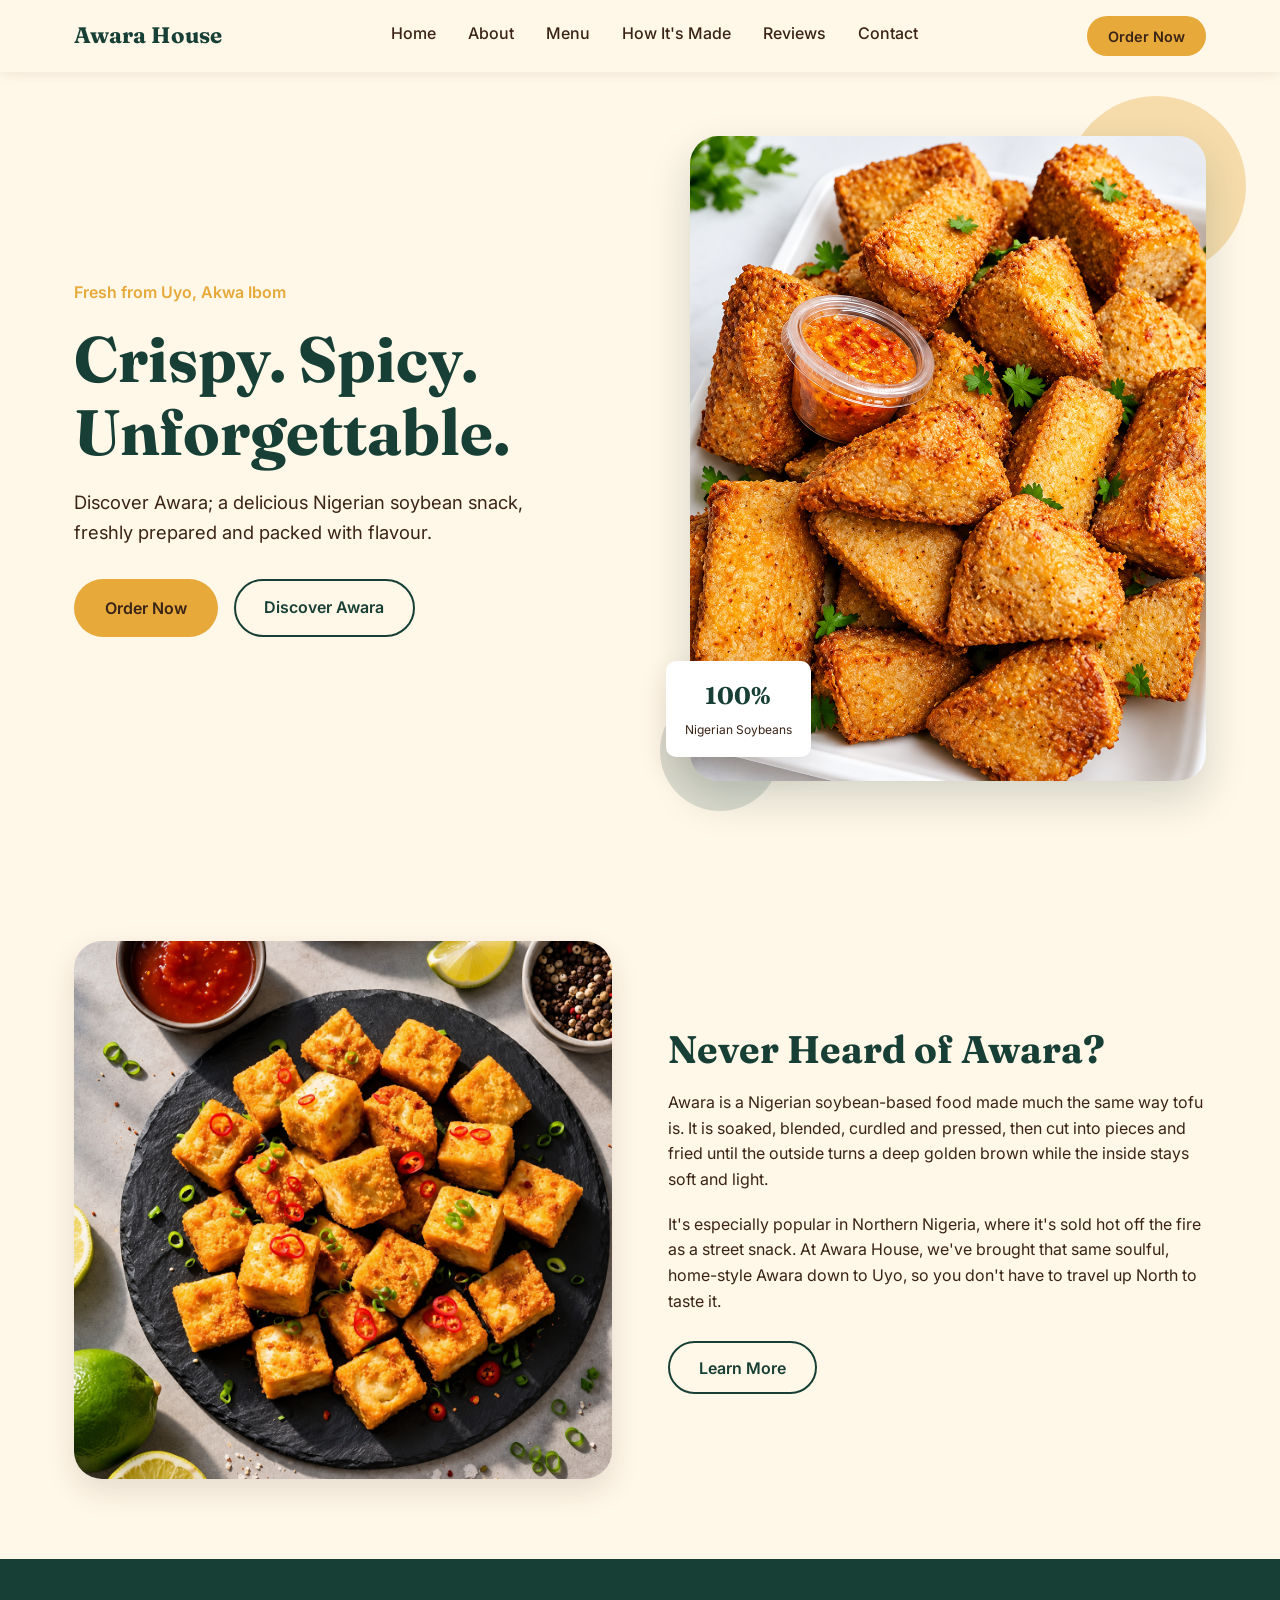
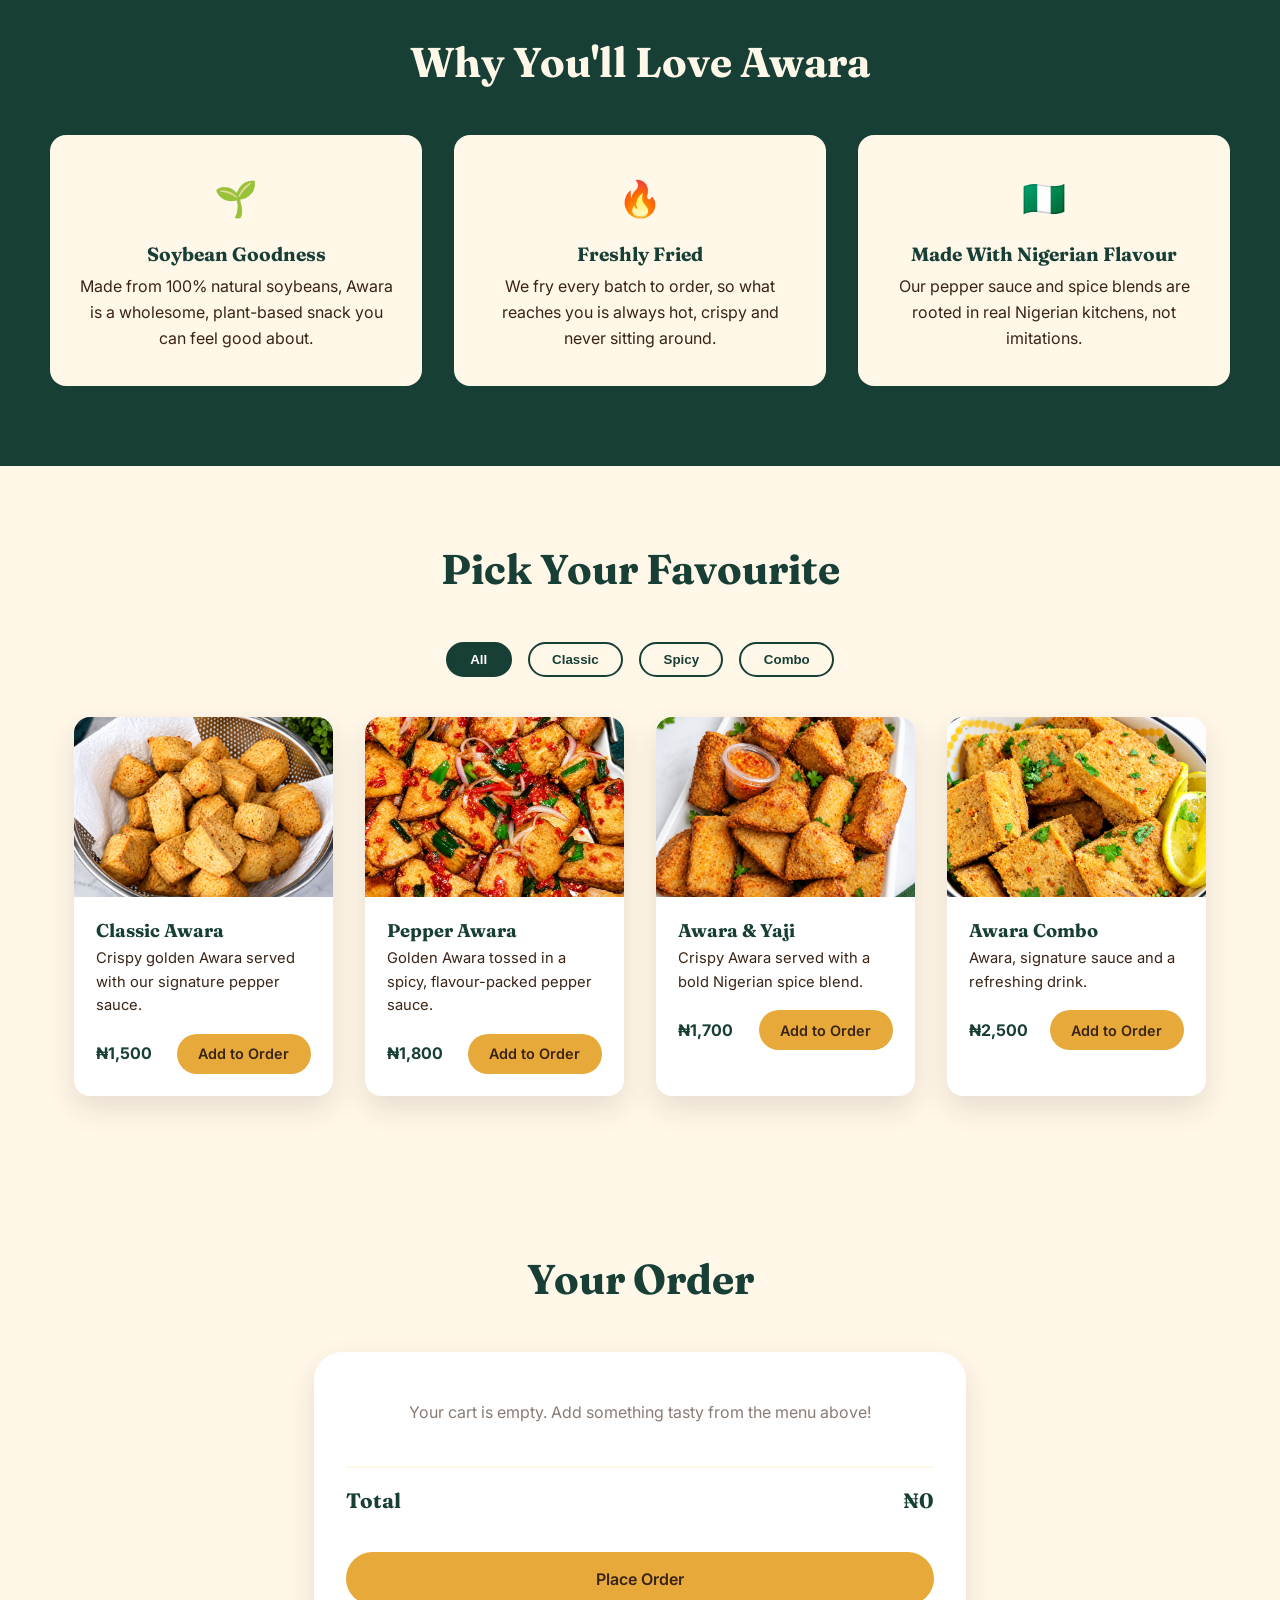
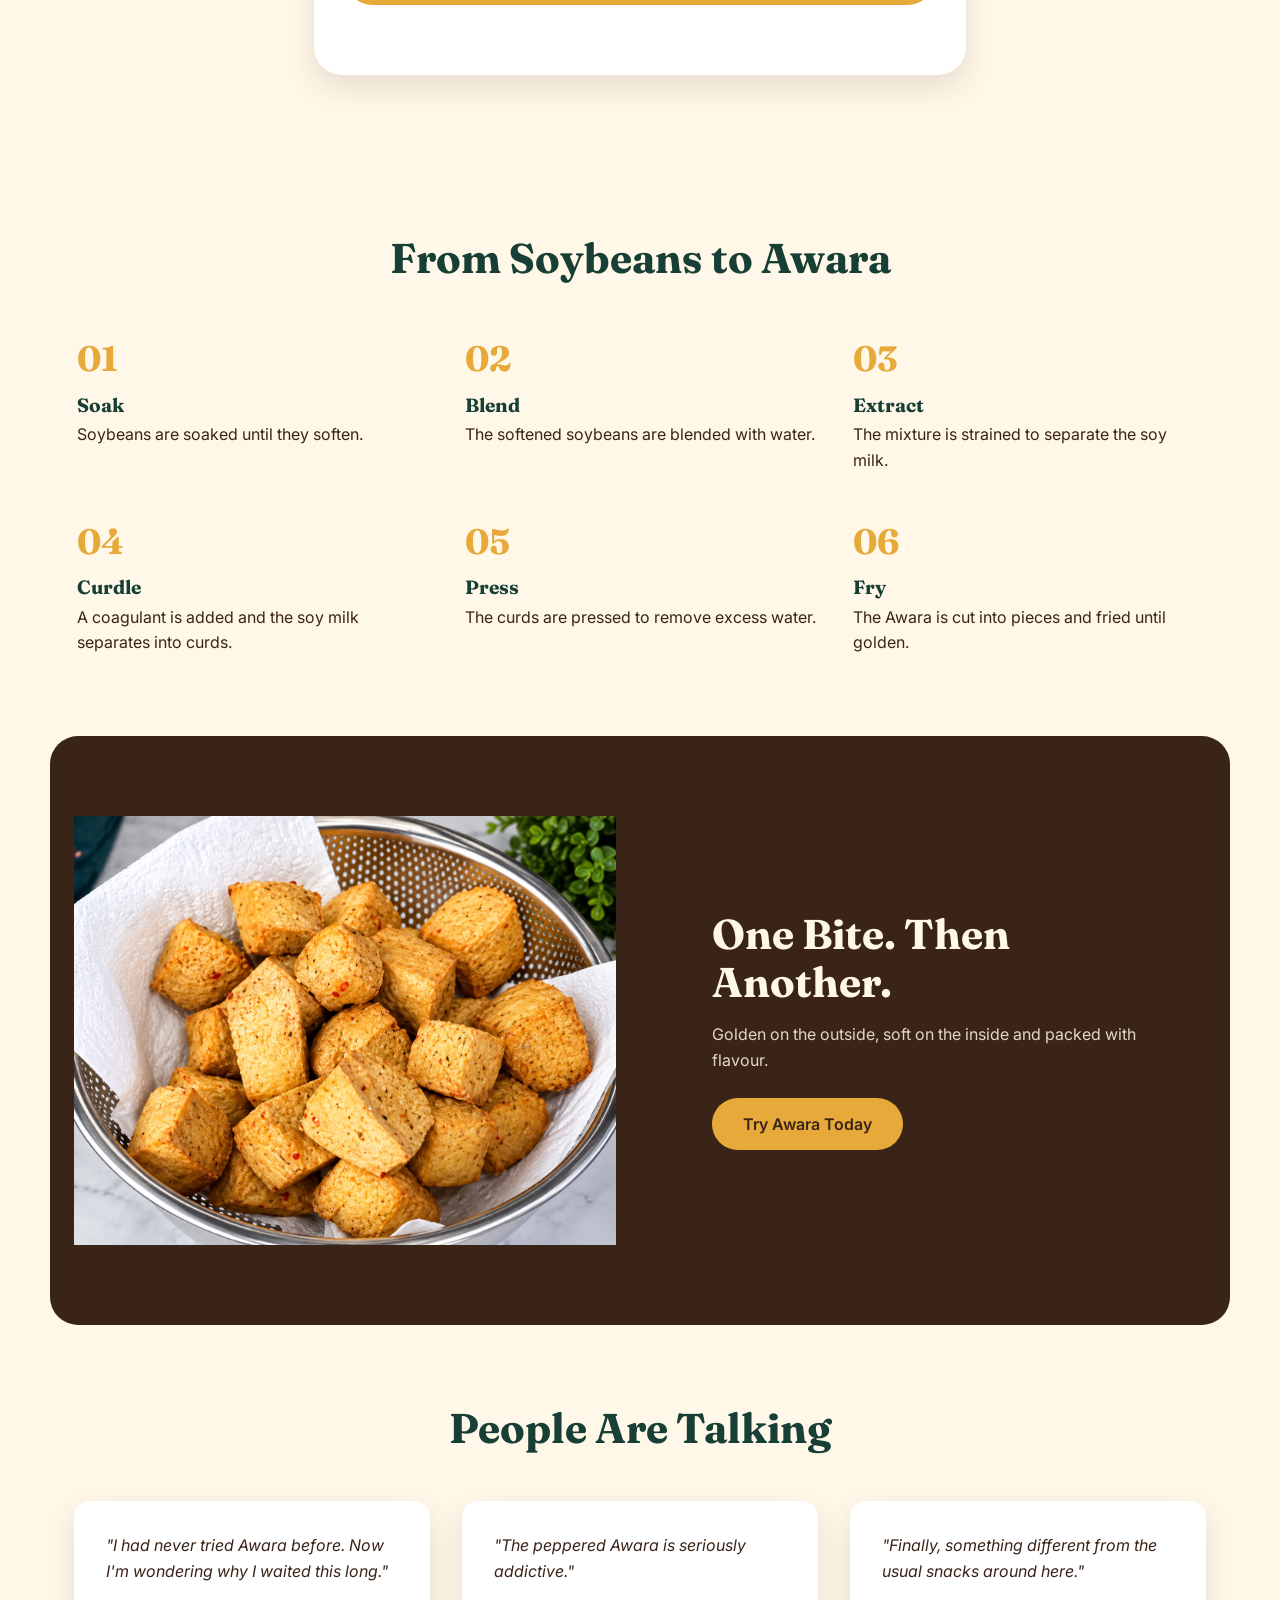
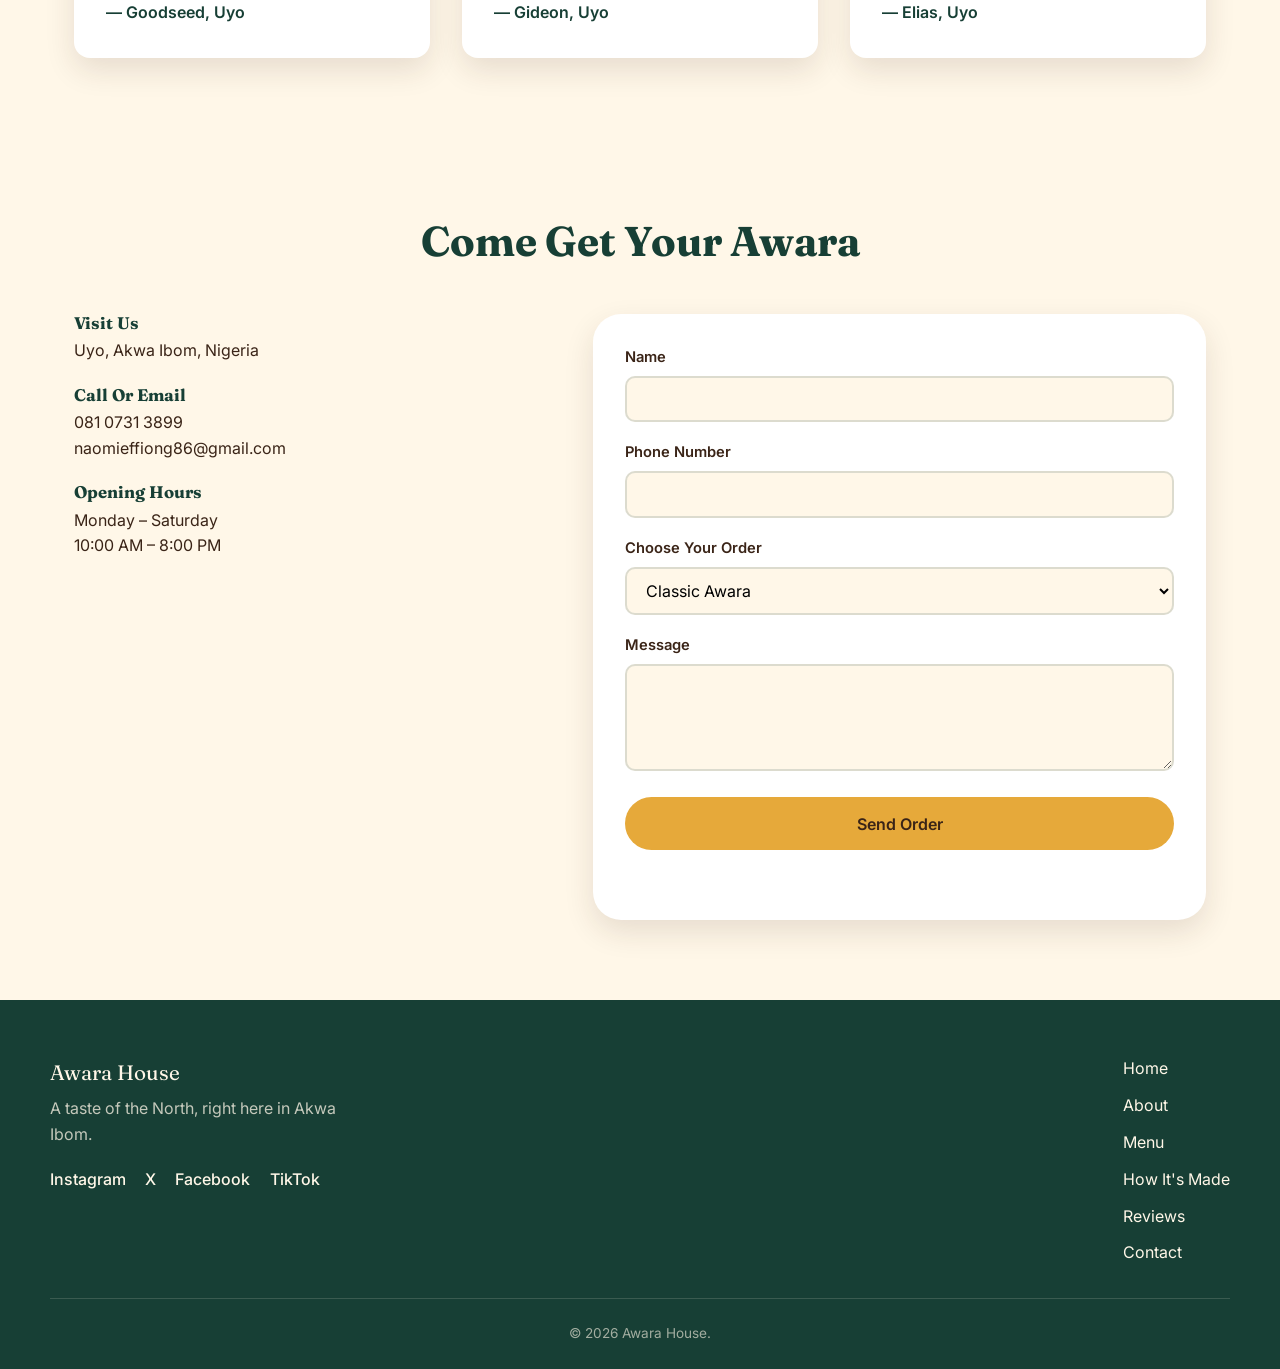
<file: index.html>
<!DOCTYPE html>
<html lang="en">
<head>
    <meta charset="UTF-8">
    <meta name="viewport" content="width=device-width, initial-scale=1.0">
    <meta name="description" content="Awara House brings crispy, spicy, unforgettable soybean Awara to Uyo, Akwa Ibom. Order fresh Awara today." />
    <title>Awara House | A Taste of the North, Right Here in Akwa Ibom</title>
    <link rel="stylesheet" href="awara.css">
     <link rel="preconnect" href="https://fonts.googleapis.com">
  <link rel="preconnect" href="https://fonts.gstatic.com" crossorigin>
  <link href="https://fonts.googleapis.com/css2?family=Fraunces:opsz,wght@9..144,400;9..144,600;9..144,700&family=Inter:wght@400;500;600;700&display=swap" rel="stylesheet">
</head>
<body>
      <header class="navbar" id="navbar">
              <div class="navbar__inner">
      <a href="#home" class="navbar__logo">Awara House</a>
 
      <nav class="navbar__nav" id="navMenu">
        <a href="#home">Home</a>
        <a href="#about">About</a>
        <a href="#menu">Menu</a>
        <a href="#how-its-made">How It's Made</a>
        <a href="#reviews">Reviews</a>
        <a href="#contact">Contact</a>
      </nav>
 
      <div class="navbar__actions">
        <button class="btn btn--primary btn--small" id="orderNowNavBtn">Order Now</button>
 
        <button class="hamburger" id="hamburgerBtn" aria-label="Open menu" aria-expanded="false" aria-controls="navMenu">
          <span></span>
          <span></span>
          <span></span>
        </button>
      </div>
    </div>
  </header>
 
  <main>
 
   
    <section class="hero" id="home">
      <div class="hero__content">
        <p class="hero__eyebrow">Fresh from Uyo, Akwa Ibom</p>
        <h1 class="hero__headline">Crispy. Spicy.<br>Unforgettable.</h1>
        <p class="hero__subheading">Discover Awara; a delicious Nigerian soybean snack, freshly prepared and packed with flavour.</p>
        <div class="hero__actions">
          <button class="btn btn--primary" id="heroOrderBtn">Order Now</button>
          <a href="#about" class="btn btn--ghost">Discover Awara</a>
        </div>
      </div>
 
      <div class="hero__media">
        <div class="hero__image-frame">
          <img src="hero-awara.png" alt="A plate of golden fried Awara served with pepper sauce" class="hero__image" />
        </div>
        <div class="hero__blob hero__blob--one" aria-hidden="true"></div>
        <div class="hero__blob hero__blob--two" aria-hidden="true"></div>
        <div class="hero__badge" aria-hidden="true">
          <span class="hero__badge-number">100%</span>
          <span class="hero__badge-label">Nigerian Soybeans</span>
        </div>
      </div>
    </section>
 
   
    <section class="about" id="about">
      <div class="about__image">
        <img src="about-awara.png" alt="Close-up of freshly fried Awara pieces" />
      </div>
 
      <div class="about__text">
        <h2>Never Heard of Awara?</h2>
        <p>
          Awara is a Nigerian soybean-based food made much the same way tofu is.
          It is soaked, blended, curdled and pressed, then cut into pieces and fried
          until the outside turns a deep golden brown while the inside stays
          soft and light.
        </p>
        <p>
          It's especially popular in Northern Nigeria, where it's sold hot off
          the fire as a street snack. At Awara House, we've brought that same
          soulful, home-style Awara down to Uyo, so you don't have to travel
          up North to taste it.
        </p>
        <button class="btn btn--outline">Learn More</button>
      </div>
    </section>
 
   
    <section class="why" id="why">
      <h2 class="section-heading">Why You'll Love Awara</h2>
 
      <div class="why__grid">
        <div class="why-card">
          <span class="why-card__icon" aria-hidden="true">🌱</span>
          <h3>Soybean Goodness</h3>
          <p>Made from 100% natural soybeans, Awara is a wholesome, plant-based snack you can feel good about.</p>
        </div>
 
        <div class="why-card">
          <span class="why-card__icon" aria-hidden="true">🔥</span>
          <h3>Freshly Fried</h3>
          <p>We fry every batch to order, so what reaches you is always hot, crispy and never sitting around.</p>
        </div>
 
        <div class="why-card">
          <span class="why-card__icon" aria-hidden="true">🇳🇬</span>
          <h3>Made With Nigerian Flavour</h3>
          <p>Our pepper sauce and spice blends are rooted in real Nigerian kitchens, not imitations.</p>
        </div>
      </div>
    </section>
 
 
    <section class="menu" id="menu">
      <h2 class="section-heading">Pick Your Favourite</h2>
 
      <div class="menu__filters" id="menuFilters">
        <button class="filter-btn is-active" data-filter="all">All</button>
        <button class="filter-btn" data-filter="classic">Classic</button>
        <button class="filter-btn" data-filter="spicy">Spicy</button>
        <button class="filter-btn" data-filter="combo">Combo</button>
      </div>
 
      <div class="menu__grid" id="menuGrid">
        <!-- Each card has a data-category attribute so JavaScript can filter it -->
        <article class="food-card" data-category="classic" data-id="classic-awara">
          <img src="menu-classic-awara.png" alt="Classic Awara with pepper sauce" class="food-card__image" />
          <div class="food-card__body">
            <h3>Classic Awara</h3>
            <p>Crispy golden Awara served with our signature pepper sauce.</p>
            <div class="food-card__footer">
              <span class="food-card__price">₦1,500</span>
              <button class="btn btn--small btn--primary add-to-order-btn"
                data-name="Classic Awara" data-price="1500">Add to Order</button>
            </div>
          </div>
        </article>
 
        <article class="food-card" data-category="spicy" data-id="pepper-awara">
          <img src="menu-pepper-awara.png" alt="Pepper Awara tossed in spicy sauce" class="food-card__image" />
          <div class="food-card__body">
            <h3>Pepper Awara</h3>
            <p>Golden Awara tossed in a spicy, flavour-packed pepper sauce.</p>
            <div class="food-card__footer">
              <span class="food-card__price">₦1,800</span>
              <button class="btn btn--small btn--primary add-to-order-btn"
                data-name="Pepper Awara" data-price="1800">Add to Order</button>
            </div>
          </div>
        </article>
 
        <article class="food-card" data-category="spicy" data-id="awara-yaji">
          <img src="hero-awara.png" alt="Awara served with yaji spice blend" class="food-card__image" />
          <div class="food-card__body">
            <h3>Awara &amp; Yaji</h3>
            <p>Crispy Awara served with a bold Nigerian spice blend.</p>
            <div class="food-card__footer">
              <span class="food-card__price">₦1,700</span>
              <button class="btn btn--small btn--primary add-to-order-btn"
                data-name="Awara & Yaji" data-price="1700">Add to Order</button>
            </div>
          </div>
        </article>
 
        <article class="food-card" data-category="combo" data-id="awara-combo">
          <img src="menu-awara-combo.png" alt="Awara combo with sauce and a drink" class="food-card__image" />
          <div class="food-card__body">
            <h3>Awara Combo</h3>
            <p>Awara, signature sauce and a refreshing drink.</p>
            <div class="food-card__footer">
              <span class="food-card__price">₦2,500</span>
              <button class="btn btn--small btn--primary add-to-order-btn"
                data-name="Awara Combo" data-price="2500">Add to Order</button>
            </div>
          </div>
        </article>
      </div>
    </section>
 

    <section class="cart" id="cart">
      <h2 class="section-heading">Your Order</h2>
 
      <div class="cart__box">
        <ul class="cart__list" id="cartList">
          <li class="cart__empty" id="cartEmptyMessage">Your cart is empty. Add something tasty from the menu above!</li>
        </ul>
 
        <div class="cart__total-row">
          <span>Total</span>
          <span id="cartTotal">₦0</span>
        </div>
 
        <button class="btn btn--primary btn--full" id="placeOrderBtn">Place Order</button>
        <p class="cart__note" id="orderSuccessMessage" role="status"></p>
      </div>
    </section>
 
 
    <section class="process" id="how-its-made">
      <h2 class="section-heading">From Soybeans to Awara</h2>
 
      <ol class="process__list">
        <li class="process-step">
          <span class="process-step__number">01</span>
          <h3>Soak</h3>
          <p>Soybeans are soaked until they soften.</p>
        </li>
        <li class="process-step">
          <span class="process-step__number">02</span>
          <h3>Blend</h3>
          <p>The softened soybeans are blended with water.</p>
        </li>
        <li class="process-step">
          <span class="process-step__number">03</span>
          <h3>Extract</h3>
          <p>The mixture is strained to separate the soy milk.</p>
        </li>
        <li class="process-step">
          <span class="process-step__number">04</span>
          <h3>Curdle</h3>
          <p>A coagulant is added and the soy milk separates into curds.</p>
        </li>
        <li class="process-step">
          <span class="process-step__number">05</span>
          <h3>Press</h3>
          <p>The curds are pressed to remove excess water.</p>
        </li>
        <li class="process-step">
          <span class="process-step__number">06</span>
          <h3>Fry</h3>
          <p>The Awara is cut into pieces and fried until golden.</p>
        </li>
      </ol>
    </section>
 
  
    <section class="featured">
      <div class="featured__image">
        <img src="menu-classic-awara.png" alt="Golden fried Awara close-up" />
      </div>
      <div class="featured__content">
        <h2>One Bite. Then Another.</h2>
        <p>Golden on the outside, soft on the inside and packed with flavour.</p>
        <button class="btn btn--primary" id="featuredOrderBtn">Try Awara Today</button>
      </div>
    </section>

    <section class="testimonials" id="reviews">
      <h2 class="section-heading">People Are Talking</h2>
 
      <div class="testimonials__grid">
        <blockquote class="testimonial-card">
          <p>"I had never tried Awara before. Now I'm wondering why I waited this long."</p>
          <cite>— Goodseed, Uyo</cite>
        </blockquote>
 
        <blockquote class="testimonial-card">
          <p>"The peppered Awara is seriously addictive."</p>
          <cite>— Gideon, Uyo</cite>
        </blockquote>
 
        <blockquote class="testimonial-card">
          <p>"Finally, something different from the usual snacks around here."</p>
          <cite>— Elias, Uyo</cite>
        </blockquote>
      </div>
    </section>
 
  
    <section class="contact" id="contact">
      <h2 class="section-heading">Come Get Your Awara</h2>
 
      <div class="contact__wrapper">
        <div class="contact__details">
          <h3>Visit Us</h3>
          <p>Uyo, Akwa Ibom, Nigeria</p>
 
          <h3>Call Or Email</h3>
          <p>081 0731 3899<br>naomieffiong86@gmail.com</p>
 
          <h3>Opening Hours</h3>
          <p>Monday – Saturday<br>10:00 AM – 8:00 PM</p>
        </div>
 
        <form class="contact__form" id="contactForm" novalidate>
          <div class="form-group">
            <label for="name">Name</label>
            <input type="text" id="name" name="name" required />
          </div>
 
          <div class="form-group">
            <label for="phone">Phone Number</label>
            <input type="tel" id="phone" name="phone" required />
          </div>
 
          <div class="form-group">
            <label for="orderChoice">Choose Your Order</label>
            <select id="orderChoice" name="orderChoice">
              <option value="Classic Awara">Classic Awara</option>
              <option value="Pepper Awara">Pepper Awara</option>
              <option value="Awara & Yaji">Awara & Yaji</option>
              <option value="Awara Combo">Awara Combo</option>
            </select>
          </div>
 
          <div class="form-group">
            <label for="message">Message</label>
            <textarea id="message" name="message" rows="4"></textarea>
          </div>
 
          <button type="submit" class="btn btn--primary btn--full">Send Order</button>
          <p class="contact__note" id="contactSuccessMessage" role="status"></p>
        </form>
      </div>
    </section>
 
  </main>
 
  
  <footer class="footer">
    <div class="footer__inner">
      <div class="footer__brand">
        <p class="footer__logo">Awara House</p>
        <p class="footer__tagline">A taste of the North, right here in Akwa Ibom.</p>
 
        <div class="footer__socials">
          <a href="#" aria-label="Instagram">Instagram</a>
          <a href="#" aria-label="X">X</a>
          <a href="#" aria-label="Facebook">Facebook</a>
          <a href="#" aria-label="TikTok">TikTok</a>
        </div>
      </div>
 
      <nav class="footer__nav">
        <a href="#home">Home</a>
        <a href="#about">About</a>
        <a href="#menu">Menu</a>
        <a href="#how-its-made">How It's Made</a>
        <a href="#reviews">Reviews</a>
        <a href="#contact">Contact</a>
      </nav>
    </div>
 
    <p class="footer__copyright">&copy; 2026 Awara House.</p>
  </footer>
 
  <script src="awara.js"></script>
</body>
</html>
</file>
<file: awara.css>
:root {
  --primary-color: #173F35;   /* Deep Green */
  --cream: #FFF7E8;           /* Cream background */
  --gold: #E6A93A;            /* Golden Yellow accent */
  --brown: #3A2417;           /* Dark Brown text */
  --white: #FFFFFF;

  --font-heading: 'Fraunces', serif;
  --font-body: 'Inter', sans-serif;

  --radius-lg: 28px;
  --radius-md: 16px;
  --radius-sm: 10px;

  --shadow-soft: 0 12px 30px rgba(58, 36, 23, 0.12);
  --shadow-lift: 0 18px 40px rgba(23, 63, 53, 0.18);

  --max-width: 1180px;
  --transition-fast: 0.2s ease;
  --transition-normal: 0.35s ease;
}


* {
  margin: 0;
  padding: 0;
  box-sizing: border-box; /* padding/border no longer add to an element's width */
}

html {
  scroll-behavior: smooth; /* smooth scroll when clicking nav links */
}

body {
  font-family: var(--font-body);
  color: var(--brown);
  background-color: var(--cream);
  line-height: 1.6;
  overflow-x: hidden;
}

h1, h2, h3 {
  font-family: var(--font-heading);
  color: var(--primary-color);
  line-height: 1.15;
}

img {
  max-width: 100%;
  display: block;
}

a {
  text-decoration: none;
  color: inherit;
}

ul, ol {
  list-style: none;
}

/* Visible focus outline for keyboard users, on every focusable element */
a:focus-visible,
button:focus-visible,
input:focus-visible,
textarea:focus-visible,
select:focus-visible {
  outline: 3px solid var(--gold);
  outline-offset: 3px;
}

.section-heading {
  text-align: center;
  font-size: clamp(1.8rem, 4vw, 2.6rem);
  margin-bottom: 3rem;
}

/* A shared max-width wrapper used by most sections so content
   doesn't stretch edge-to-edge on very wide screens. */
section {
  padding: 5rem 1.5rem;
}

.btn {
  display: inline-block;
  font-family: var(--font-body);
  font-weight: 600;
  font-size: 1rem;
  padding: 0.9rem 1.8rem;
  border-radius: 999px; /* fully rounded "pill" shape */
  border: 2px solid transparent;
  cursor: pointer;
  transition: transform var(--transition-fast), box-shadow var(--transition-fast), background-color var(--transition-fast);
}

.btn--primary {
  background-color: var(--gold);
  color: var(--brown);
}

.btn--primary:hover {
  transform: translateY(-2px);
  box-shadow: var(--shadow-soft);
}

.btn--ghost {
  background-color: transparent;
  color: var(--cream);
  border-color: var(--cream);
}

.btn--ghost:hover {
  background-color: var(--cream);
  color: var(--primary-color);
}

.btn--outline {
  background-color: transparent;
  color: var(--primary-color);
  border-color: var(--primary-color);
}

.btn--outline:hover {
  background-color: var(--primary-color);
  color: var(--white);
}

.btn--small {
  padding: 0.6rem 1.2rem;
  font-size: 0.9rem;
}

.btn--full {
  width: 100%;
}


.navbar {
  position: sticky;
  top: 0;
  z-index: 100;
  background-color: var(--cream);
  box-shadow: 0 2px 12px rgba(58, 36, 23, 0.08);
}

.navbar__inner {
  max-width: var(--max-width);
  margin: 0 auto;
  display: flex;
  align-items: center;
  justify-content: space-between;
  padding: 1rem 1.5rem;
}

.navbar__logo {
  font-family: var(--font-heading);
  font-weight: 700;
  font-size: 1.4rem;
  color: var(--primary-color);
}

/* The logo still needs SOME visible focus state for keyboard users —
   just a quieter one than the box outline other elements get, since a
   thick rectangle around a wordmark looks like a rendering glitch. */
.navbar__logo:focus-visible {
  outline: none;
  text-decoration: underline;
  text-decoration-color: var(--gold);
  text-decoration-thickness: 3px;
}

.navbar__nav {
  display: flex;
  gap: 2rem;
}

.navbar__nav a {
  font-weight: 500;
  color: var(--brown);
  position: relative;
  padding-bottom: 4px;
}

/* An underline that grows in from the left on hover, instead of
   just appearing — a small, deliberate motion detail. */
.navbar__nav a::after {
  content: '';
  position: absolute;
  left: 0;
  bottom: 0;
  width: 0;
  height: 2px;
  background-color: var(--gold);
  transition: width var(--transition-fast);
}

.navbar__nav a:hover::after {
  width: 100%;
}

.navbar__actions {
  display: flex;
  align-items: center;
  gap: 1rem;
}

/* Hamburger icon: three stacked spans styled as lines.
   Hidden by default; media query below reveals it on mobile. */
.hamburger {
  display: none;
  flex-direction: column;
  justify-content: space-between;
  width: 28px;
  height: 20px;
  background: none;
  border: none;
  cursor: pointer;
}

.hamburger span {
  display: block;
  height: 3px;
  width: 100%;
  background-color: var(--primary-color);
  border-radius: 2px;
  transition: transform var(--transition-fast), opacity var(--transition-fast);
}

/* When JavaScript adds this class, the three lines animate into an X */
.hamburger.is-open span:nth-child(1) {
  transform: translateY(8.5px) rotate(45deg);
}
.hamburger.is-open span:nth-child(2) {
  opacity: 0;
}
.hamburger.is-open span:nth-child(3) {
  transform: translateY(-8.5px) rotate(-45deg);
}


.hero {
  display: grid;
  grid-template-columns: 1.1fr 1fr;
  align-items: center;
  gap: 3rem;
  max-width: var(--max-width);
  margin: 0 auto;
  padding: 4rem 1.5rem 5rem;
}

.hero__eyebrow {
  color: var(--gold);
  font-weight: 600;
  margin-bottom: 1rem;
}

.hero__headline {
  font-size: clamp(2.4rem, 5vw, 4rem);
  margin-bottom: 1.2rem;
}

.hero__subheading {
  font-size: 1.15rem;
  max-width: 42ch;
  margin-bottom: 2rem;
  color: var(--brown);
}

.hero__actions {
  display: flex;
  gap: 1rem;
  flex-wrap: wrap;
}

.hero__actions .btn--ghost {
  color: var(--primary-color);
  border-color: var(--primary-color);
}

.hero__actions .btn--ghost:hover {
  background-color: var(--primary-color);
  color: var(--white);
}

.hero__media {
  position: relative;
}

.hero__image-frame {
  border-radius: var(--radius-lg);
  overflow: hidden;
  box-shadow: var(--shadow-lift);
  aspect-ratio: 4 / 5;
}

.hero__image {
  width: 100%;
  height: 100%;
  object-fit: cover;
}

/* Decorative background shapes. aria-hidden in the HTML keeps
   screen readers from announcing them since they add nothing
   but visual texture. */
.hero__blob {
  position: absolute;
  border-radius: 50%;
  z-index: -1;
}

.hero__blob--one {
  width: 180px;
  height: 180px;
  background-color: var(--gold);
  opacity: 0.35;
  top: -40px;
  right: -40px;
}

.hero__blob--two {
  width: 120px;
  height: 120px;
  background-color: var(--primary-color);
  opacity: 0.15;
  bottom: -30px;
  left: -30px;
}

.hero__badge {
  position: absolute;
  bottom: 1.5rem;
  left: -1.5rem;
  background-color: var(--white);
  border-radius: var(--radius-sm);
  padding: 1rem 1.2rem;
  box-shadow: var(--shadow-soft);
  text-align: center;
}

.hero__badge-number {
  display: block;
  font-family: var(--font-heading);
  font-size: 1.5rem;
  color: var(--primary-color);
  font-weight: 700;
}

.hero__badge-label {
  font-size: 0.75rem;
  color: var(--brown);
}


.about {
  display: grid;
  grid-template-columns: 1fr 1fr;
  gap: 3.5rem;
  align-items: center;
  max-width: var(--max-width);
  margin: 0 auto;
}

.about__image img {
  border-radius: var(--radius-lg);
  box-shadow: var(--shadow-soft);
}

.about__text h2 {
  margin-bottom: 1.2rem;
  font-size: clamp(1.8rem, 4vw, 2.4rem);
}

.about__text p {
  margin-bottom: 1.2rem;
}

.about__text .btn {
  margin-top: 0.5rem;
}


.why {
  background-color: var(--primary-color);
}

.why .section-heading {
  color: var(--cream);
}

.why__grid {
  max-width: var(--max-width);
  margin: 0 auto;
  display: grid;
  grid-template-columns: repeat(3, 1fr);
  gap: 2rem;
}

.why-card {
  background-color: var(--cream);
  border-radius: var(--radius-md);
  padding: 2.2rem 1.8rem;
  text-align: center;
  transition: transform var(--transition-fast), box-shadow var(--transition-fast);
}

.why-card:hover {
  transform: translateY(-8px);
  box-shadow: var(--shadow-lift);
}

.why-card__icon {
  font-size: 2.2rem;
  display: inline-block;
  margin-bottom: 1rem;
}

.why-card h3 {
  font-size: 1.2rem;
  margin-bottom: 0.6rem;
}


.menu {
  max-width: var(--max-width);
  margin: 0 auto;
}

.menu__filters {
  display: flex;
  justify-content: center;
  gap: 1rem;
  flex-wrap: wrap;
  margin-bottom: 2.5rem;
}

.filter-btn {
  background: none;
  border: 2px solid var(--primary-color);
  color: var(--primary-color);
  padding: 0.5rem 1.4rem;
  border-radius: 999px;
  font-weight: 600;
  cursor: pointer;
  transition: background-color var(--transition-fast), color var(--transition-fast);
}

.filter-btn:hover {
  background-color: rgba(23, 63, 53, 0.08);
}

/* Added by JavaScript to whichever filter is currently selected */
.filter-btn.is-active {
  background-color: var(--primary-color);
  color: var(--white);
}

.menu__grid {
  display: grid;
  grid-template-columns: repeat(auto-fit, minmax(240px, 1fr));
  gap: 2rem;
}

.food-card {
  background-color: var(--white);
  border-radius: var(--radius-md);
  overflow: hidden;
  box-shadow: var(--shadow-soft);
  transition: transform var(--transition-fast);
}

.food-card:hover {
  transform: translateY(-6px);
}

.food-card__image {
  width: 100%;
  height: 180px;
  object-fit: cover;
}

.food-card__body {
  padding: 1.4rem;
}

.food-card__body h3 {
  font-size: 1.15rem;
  margin-bottom: 0.4rem;
}

.food-card__body p {
  font-size: 0.92rem;
  margin-bottom: 1rem;
  min-height: 3em;
}

.food-card__footer {
  display: flex;
  align-items: center;
  justify-content: space-between;
}

.food-card__price {
  font-weight: 700;
  color: var(--primary-color);
}

/* Hidden by JavaScript when a card doesn't match the active filter */
.food-card.is-hidden {
  display: none;
}


.cart {
  max-width: 700px;
  margin: 0 auto;
}

.cart__box {
  background-color: var(--white);
  border-radius: var(--radius-lg);
  padding: 2rem;
  box-shadow: var(--shadow-soft);
}

.cart__list {
  margin-bottom: 1.5rem;
}

.cart__empty {
  text-align: center;
  color: rgba(58, 36, 23, 0.6);
  padding: 1rem 0;
}

.cart-item {
  display: flex;
  align-items: center;
  justify-content: space-between;
  gap: 1rem;
  padding: 0.9rem 0;
  border-bottom: 1px solid rgba(58, 36, 23, 0.1);
}

.cart-item__name {
  font-weight: 600;
  flex: 1;
}

.cart-item__price {
  color: var(--primary-color);
  font-weight: 600;
  min-width: 80px;
  text-align: right;
}

.cart-item__qty {
  display: flex;
  align-items: center;
  gap: 0.6rem;
}

.qty-btn {
  width: 28px;
  height: 28px;
  border-radius: 50%;
  border: 2px solid var(--primary-color);
  background-color: transparent;
  color: var(--primary-color);
  font-weight: 700;
  cursor: pointer;
  line-height: 1;
}

.qty-btn:hover {
  background-color: var(--primary-color);
  color: var(--white);
}

.cart-item__remove {
  background: none;
  border: none;
  color: #a4453a;
  font-size: 0.85rem;
  cursor: pointer;
  text-decoration: underline;
}

.cart__total-row {
  display: flex;
  justify-content: space-between;
  font-family: var(--font-heading);
  font-size: 1.3rem;
  font-weight: 700;
  color: var(--primary-color);
  padding: 1rem 0;
  border-top: 2px solid var(--cream);
  margin-bottom: 1.2rem;
}

.cart__note {
  margin-top: 1rem;
  text-align: center;
  font-weight: 600;
  color: var(--primary-color);
  min-height: 1.4em;
}


.process {
  max-width: var(--max-width);
  margin: 0 auto;
}

.process__list {
  display: grid;
  grid-template-columns: repeat(3, 1fr);
  gap: 2.5rem 2rem;
}

.process-step {
  position: relative;
  padding-left: 0.2rem;
  /* Visible by default. JavaScript is the ONLY thing that adds
     .will-animate below — so if JS ever fails to run, these steps
     simply appear normally instead of staying invisible forever. */
  transition: opacity 0.6s ease, transform 0.6s ease;
}

/* Starting (hidden) state for the scroll-reveal animation.
   Only applied by JavaScript, right before the step scrolls into view. */
.process-step.will-animate {
  opacity: 0;
  transform: translateY(24px);
}

.process-step.is-visible {
  opacity: 1;
  transform: translateY(0);
}

.process-step__number {
  display: block;
  font-family: var(--font-heading);
  font-size: 2.2rem;
  font-weight: 700;
  color: var(--gold);
  margin-bottom: 0.4rem;
}

.process-step h3 {
  font-size: 1.2rem;
  margin-bottom: 0.4rem;
}


.featured {
  display: grid;
  grid-template-columns: 1fr 1fr;
  align-items: center;
  gap: 3rem;
  max-width: var(--max-width);
  margin: 0 auto;
  background-color: var(--brown);
  color: var(--cream);
  border-radius: var(--radius-lg);
  overflow: hidden;
}

.featured__image img {
  height: 100%;
  width: 100%;
  object-fit: cover;
}

.featured__content {
  padding: 3rem;
}

.featured__content h2 {
  color: var(--cream);
  font-size: clamp(1.8rem, 4vw, 2.6rem);
  margin-bottom: 1rem;
}

.featured__content p {
  margin-bottom: 1.5rem;
  color: rgba(255, 247, 232, 0.85);
}


.testimonials {
  max-width: var(--max-width);
  margin: 0 auto;
}

.testimonials__grid {
  display: grid;
  grid-template-columns: repeat(3, 1fr);
  gap: 2rem;
}

.testimonial-card {
  background-color: var(--white);
  border-radius: var(--radius-md);
  padding: 2rem;
  box-shadow: var(--shadow-soft);
}

.testimonial-card p {
  font-style: italic;
  margin-bottom: 1rem;
}

.testimonial-card cite {
  font-weight: 600;
  color: var(--primary-color);
  font-style: normal;
}


.contact {
  max-width: var(--max-width);
  margin: 0 auto;
}

.contact__wrapper {
  display: grid;
  grid-template-columns: 1fr 1.3fr;
  gap: 3rem;
}

.contact__details h3 {
  font-size: 1.05rem;
  margin-top: 1.4rem;
  margin-bottom: 0.3rem;
}

.contact__details h3:first-child {
  margin-top: 0;
}

.contact__form {
  background-color: var(--white);
  border-radius: var(--radius-lg);
  padding: 2rem;
  box-shadow: var(--shadow-soft);
}

.form-group {
  margin-bottom: 1.2rem;
}

.form-group label {
  display: block;
  font-weight: 600;
  margin-bottom: 0.4rem;
  font-size: 0.92rem;
}

.form-group input,
.form-group select,
.form-group textarea {
  width: 100%;
  padding: 0.7rem 0.9rem;
  border: 2px solid rgba(23, 63, 53, 0.15);
  border-radius: var(--radius-sm);
  font-family: var(--font-body);
  font-size: 1rem;
  background-color: var(--cream);
  transition: border-color var(--transition-fast);
}

.form-group input:focus,
.form-group select:focus,
.form-group textarea:focus {
  border-color: var(--gold);
}

.contact__note {
  margin-top: 1rem;
  text-align: center;
  font-weight: 600;
  color: var(--primary-color);
  min-height: 1.4em;
}


.footer {
  background-color: var(--primary-color);
  color: var(--cream);
  padding: 3.5rem 1.5rem 1.5rem;
}

.footer__inner {
  max-width: var(--max-width);
  margin: 0 auto;
  display: flex;
  justify-content: space-between;
  flex-wrap: wrap;
  gap: 2rem;
  padding-bottom: 2rem;
  border-bottom: 1px solid rgba(255, 247, 232, 0.15);
}

.footer__logo {
  font-family: var(--font-heading);
  font-size: 1.3rem;
  margin-bottom: 0.4rem;
}

.footer__tagline {
  color: rgba(255, 247, 232, 0.75);
  margin-bottom: 1.2rem;
  max-width: 30ch;
}

.footer__socials {
  display: flex;
  gap: 1.2rem;
  flex-wrap: wrap;
}

.footer__socials a {
  font-weight: 500;
  color: var(--cream);
}

.footer__socials a:hover {
  color: var(--gold);
}

.footer__nav {
  display: flex;
  flex-direction: column;
  gap: 0.7rem;
}

.footer__nav a:hover {
  color: var(--gold);
}

.footer__copyright {
  text-align: center;
  padding-top: 1.5rem;
  font-size: 0.85rem;
  color: rgba(255, 247, 232, 0.6);
}



/* ---- Tablet (screens 1024px and below) ---- */
@media (max-width: 1024px) {
  .hero,
  .about,
  .featured,
  .contact__wrapper {
    grid-template-columns: 1fr;
  }

  .hero__media {
    order: -1; /* show the image above the text on smaller screens */
  }

  .why__grid,
  .testimonials__grid,
  .process__list {
    grid-template-columns: repeat(2, 1fr);
  }

  .featured__content {
    padding: 2.5rem 1.8rem;
  }
}

/* ---- Mobile (screens 768px and below) ---- */
@media (max-width: 768px) {
  .navbar__nav {
  position: absolute;
  top: 100%;
  left: 0;
  right: 0;
  background-color: var(--cream);
  flex-direction: column;
  align-items: center;
  gap: 0;
  max-height: 0;
  overflow-y: auto;
  overscroll-behavior: contain;
  box-shadow: 0 12px 20px rgba(58, 36, 23, 0.08);
  transition: max-height var(--transition-normal);
  }

  /* JavaScript toggles this class on the nav to slide it open */
  .navbar__nav.is-open {
    max-height: calc(100vh - 70px);
  }

  .navbar__nav a {
    width: 100%;
    text-align: center;
    padding: 1rem 0;
  }

  .navbar__actions .btn--small {
    display: none; /* keep the mobile header simple; Order Now lives in the hero */
  }

  .hamburger {
    display: flex;
  }

  .why__grid,
  .testimonials__grid,
  .process__list {
    grid-template-columns: 1fr;
  }

  section {
    padding: 3.5rem 1.2rem;
  }

  .hero__badge {
    left: 1rem;
  }
}
</file>
